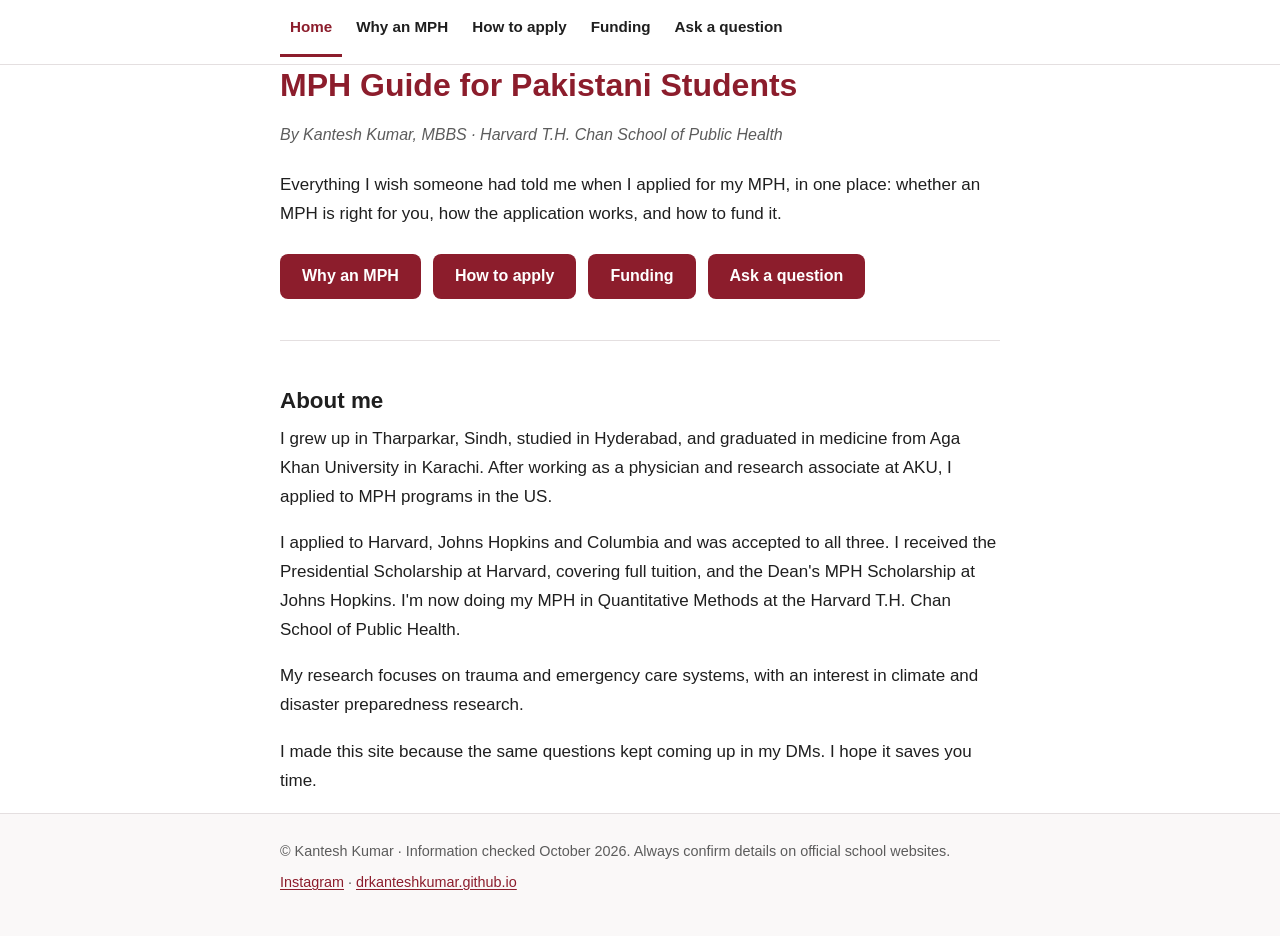
<file: index.html>
<!DOCTYPE html>
<html lang="en">
<head>
  <meta charset="utf-8">
  <meta name="viewport" content="width=device-width, initial-scale=1">
  <title>MPH Guide for Pakistani Students</title>
  <meta name="description" content="Everything I wish someone had told me when I applied for my MPH, in one place: whether an MPH is right for you, how the application works, and how to fund it.">
  <link rel="canonical" href="https://drkanteshkumar.github.io/MPH-guide/">
  <meta property="og:type" content="website">
  <meta property="og:site_name" content="MPH Guide for Pakistani Students">
  <meta property="og:title" content="MPH Guide for Pakistani Students">
  <meta property="og:description" content="Everything I wish someone had told me when I applied for my MPH, in one place: whether an MPH is right for you, how the application works, and how to fund it.">
  <meta property="og:url" content="https://drkanteshkumar.github.io/MPH-guide/">
  <meta property="og:image" content="https://drkanteshkumar.github.io/MPH-guide/og-image.png">
  <meta property="og:image:width" content="1200">
  <meta property="og:image:height" content="630">
  <meta property="og:image:alt" content="MPH Guide for Pakistani Students, by Kantesh Kumar, MBBS">
  <meta name="twitter:card" content="summary_large_image">
  <meta name="twitter:title" content="MPH Guide for Pakistani Students">
  <meta name="twitter:description" content="Everything I wish someone had told me when I applied for my MPH, in one place: whether an MPH is right for you, how the application works, and how to fund it.">
  <meta name="twitter:image" content="https://drkanteshkumar.github.io/MPH-guide/og-image.png">
  <link rel="stylesheet" href="style.css">
</head>
<body>
  <nav class="site-nav" aria-label="Main">
    <ul>
      <li><a href="./" aria-current="page">Home</a></li>
      <li><a href="why-an-mph.html">Why an MPH</a></li>
      <li><a href="how-to-apply.html">How to apply</a></li>
      <li><a href="funding.html">Funding</a></li>
      <li><a href="ask-a-question.html">Ask a question</a></li>
    </ul>
  </nav>

  <main class="wrap">

    <h1>MPH Guide for Pakistani Students</h1>
    <p class="byline"><em>By Kantesh Kumar, MBBS · Harvard T.H. Chan School of Public Health</em></p>
    <p>Everything I wish someone had told me when I applied for my MPH, in one place: whether an MPH is right for you, how the application works, and how to fund it.</p>

    <div class="buttons">
      <a class="btn" href="why-an-mph.html">Why an MPH</a>
      <a class="btn" href="how-to-apply.html">How to apply</a>
      <a class="btn" href="funding.html">Funding</a>
      <a class="btn" href="ask-a-question.html">Ask a question</a>
    </div>

    <section class="about" id="about">
      <h2>About me</h2>
      <p>I grew up in Tharparkar, Sindh, studied in Hyderabad, and graduated in medicine from Aga Khan University in Karachi. After working as a physician and research associate at AKU, I applied to MPH programs in the US.</p>
      <p>I applied to Harvard, Johns Hopkins and Columbia and was accepted to all three. I received the Presidential Scholarship at Harvard, covering full tuition, and the Dean's MPH Scholarship at Johns Hopkins. I'm now doing my MPH in Quantitative Methods at the Harvard T.H. Chan School of Public Health.</p>
      <p>My research focuses on trauma and emergency care systems, with an interest in climate and disaster preparedness research.</p>
      <p>I made this site because the same questions kept coming up in my DMs. I hope it saves you time.</p>
    </section>
  </main>

  <footer class="site-footer">
    <div class="wrap">
      <p>© Kantesh Kumar · Information checked October 2026. Always confirm details on official school websites.</p>
      <p><a href="https://www.instagram.com/kanteshkumar29/">Instagram</a> · <a href="https://drkanteshkumar.github.io/">drkanteshkumar.github.io</a></p>
    </div>
  </footer>
</body>
</html>
</file>
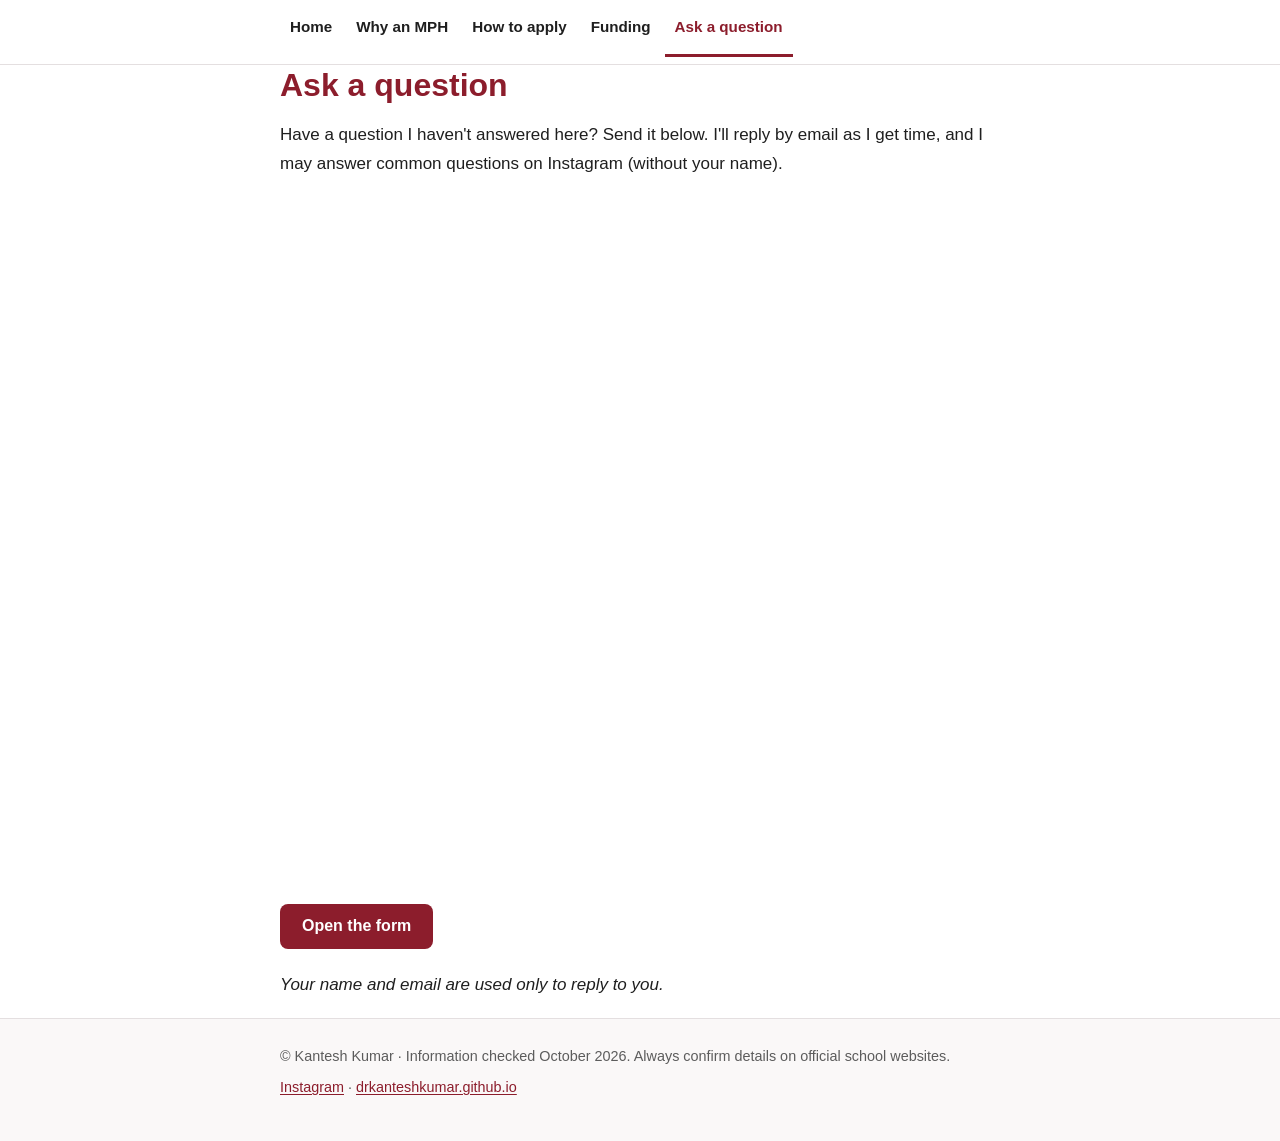
<file: ask-a-question.html>
<!DOCTYPE html>
<html lang="en">
<head>
  <meta charset="utf-8">
  <meta name="viewport" content="width=device-width, initial-scale=1">
  <title>Ask a question · MPH Guide for Pakistani Students</title>
  <meta name="description" content="Have a question I haven't answered here? Send it below. I'll reply by email as I get time.">
  <link rel="canonical" href="https://drkanteshkumar.github.io/MPH-guide/ask-a-question.html">
  <meta property="og:type" content="website">
  <meta property="og:site_name" content="MPH Guide for Pakistani Students">
  <meta property="og:title" content="Ask a question · MPH Guide for Pakistani Students">
  <meta property="og:description" content="Have a question I haven't answered here? Send it below. I'll reply by email as I get time.">
  <meta property="og:url" content="https://drkanteshkumar.github.io/MPH-guide/ask-a-question.html">
  <meta property="og:image" content="https://drkanteshkumar.github.io/MPH-guide/og-image.png">
  <meta property="og:image:width" content="1200">
  <meta property="og:image:height" content="630">
  <meta property="og:image:alt" content="MPH Guide for Pakistani Students, by Kantesh Kumar, MBBS">
  <meta name="twitter:card" content="summary_large_image">
  <meta name="twitter:title" content="Ask a question · MPH Guide for Pakistani Students">
  <meta name="twitter:description" content="Have a question I haven't answered here? Send it below. I'll reply by email as I get time.">
  <meta name="twitter:image" content="https://drkanteshkumar.github.io/MPH-guide/og-image.png">
  <link rel="stylesheet" href="style.css">
</head>
<body>
  <nav class="site-nav" aria-label="Main">
    <ul>
      <li><a href="./">Home</a></li>
      <li><a href="why-an-mph.html">Why an MPH</a></li>
      <li><a href="how-to-apply.html">How to apply</a></li>
      <li><a href="funding.html">Funding</a></li>
      <li><a href="ask-a-question.html" aria-current="page">Ask a question</a></li>
    </ul>
  </nav>

  <main class="wrap">

    <h1>Ask a question</h1>

    <p>Have a question I haven't answered here? Send it below. I'll reply by email as I get time, and I may answer common questions on Instagram (without your name).</p>

    <div class="form-embed">
      <iframe src="https://docs.google.com/forms/d/e/1FAIpQLScSbr1dwCrxj-l9MobFUtZKDFCStyVHsLtbCSZyYjYuCuA1_w/viewform?embedded=true" width="640" height="687" frameborder="0" marginheight="0" marginwidth="0" title="Ask a question form">Loading…</iframe>
    </div>

    <p class="form-fallback"><a class="btn" href="https://forms.gle/gnK3KozW5JasvmZ18">Open the form</a></p>

    <p><em>Your name and email are used only to reply to you.</em></p>
  </main>

  <footer class="site-footer">
    <div class="wrap">
      <p>© Kantesh Kumar · Information checked October 2026. Always confirm details on official school websites.</p>
      <p><a href="https://www.instagram.com/kanteshkumar29/">Instagram</a> · <a href="https://drkanteshkumar.github.io/">drkanteshkumar.github.io</a></p>
    </div>
  </footer>
</body>
</html>
</file>
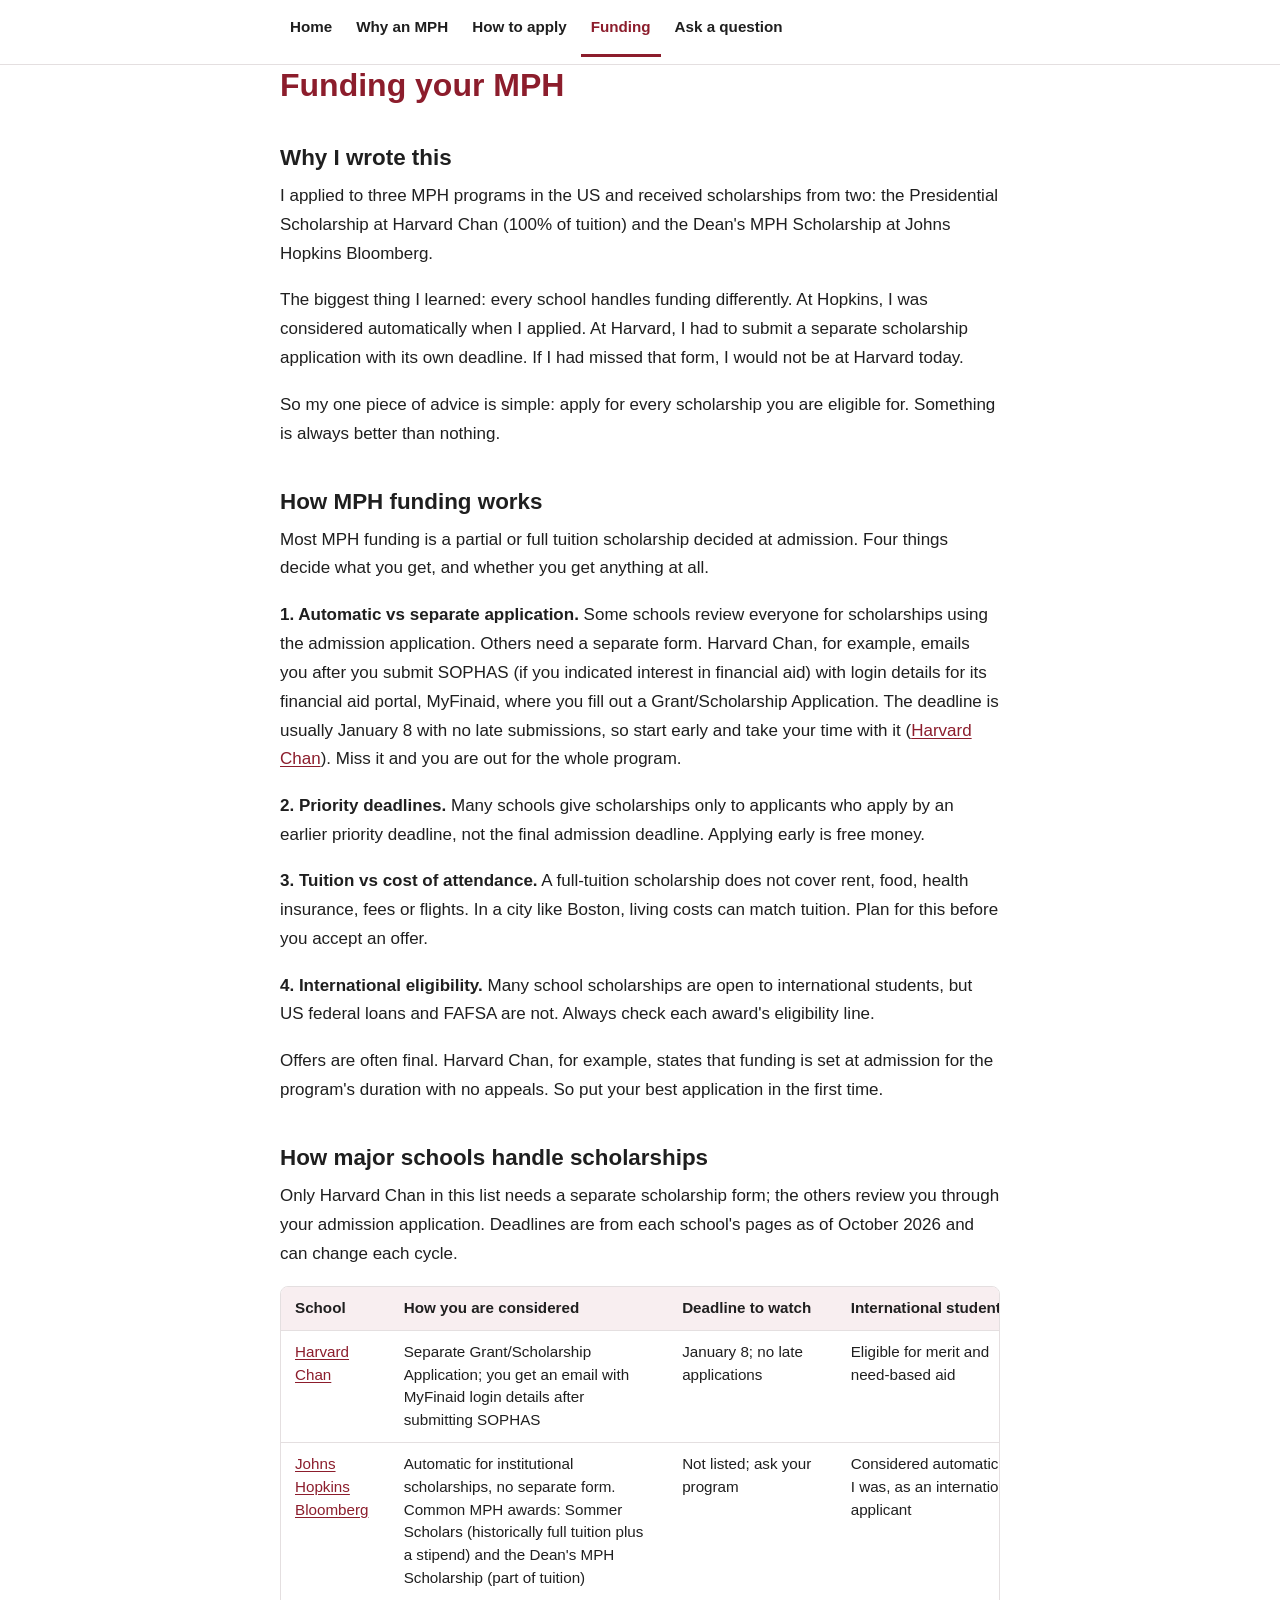
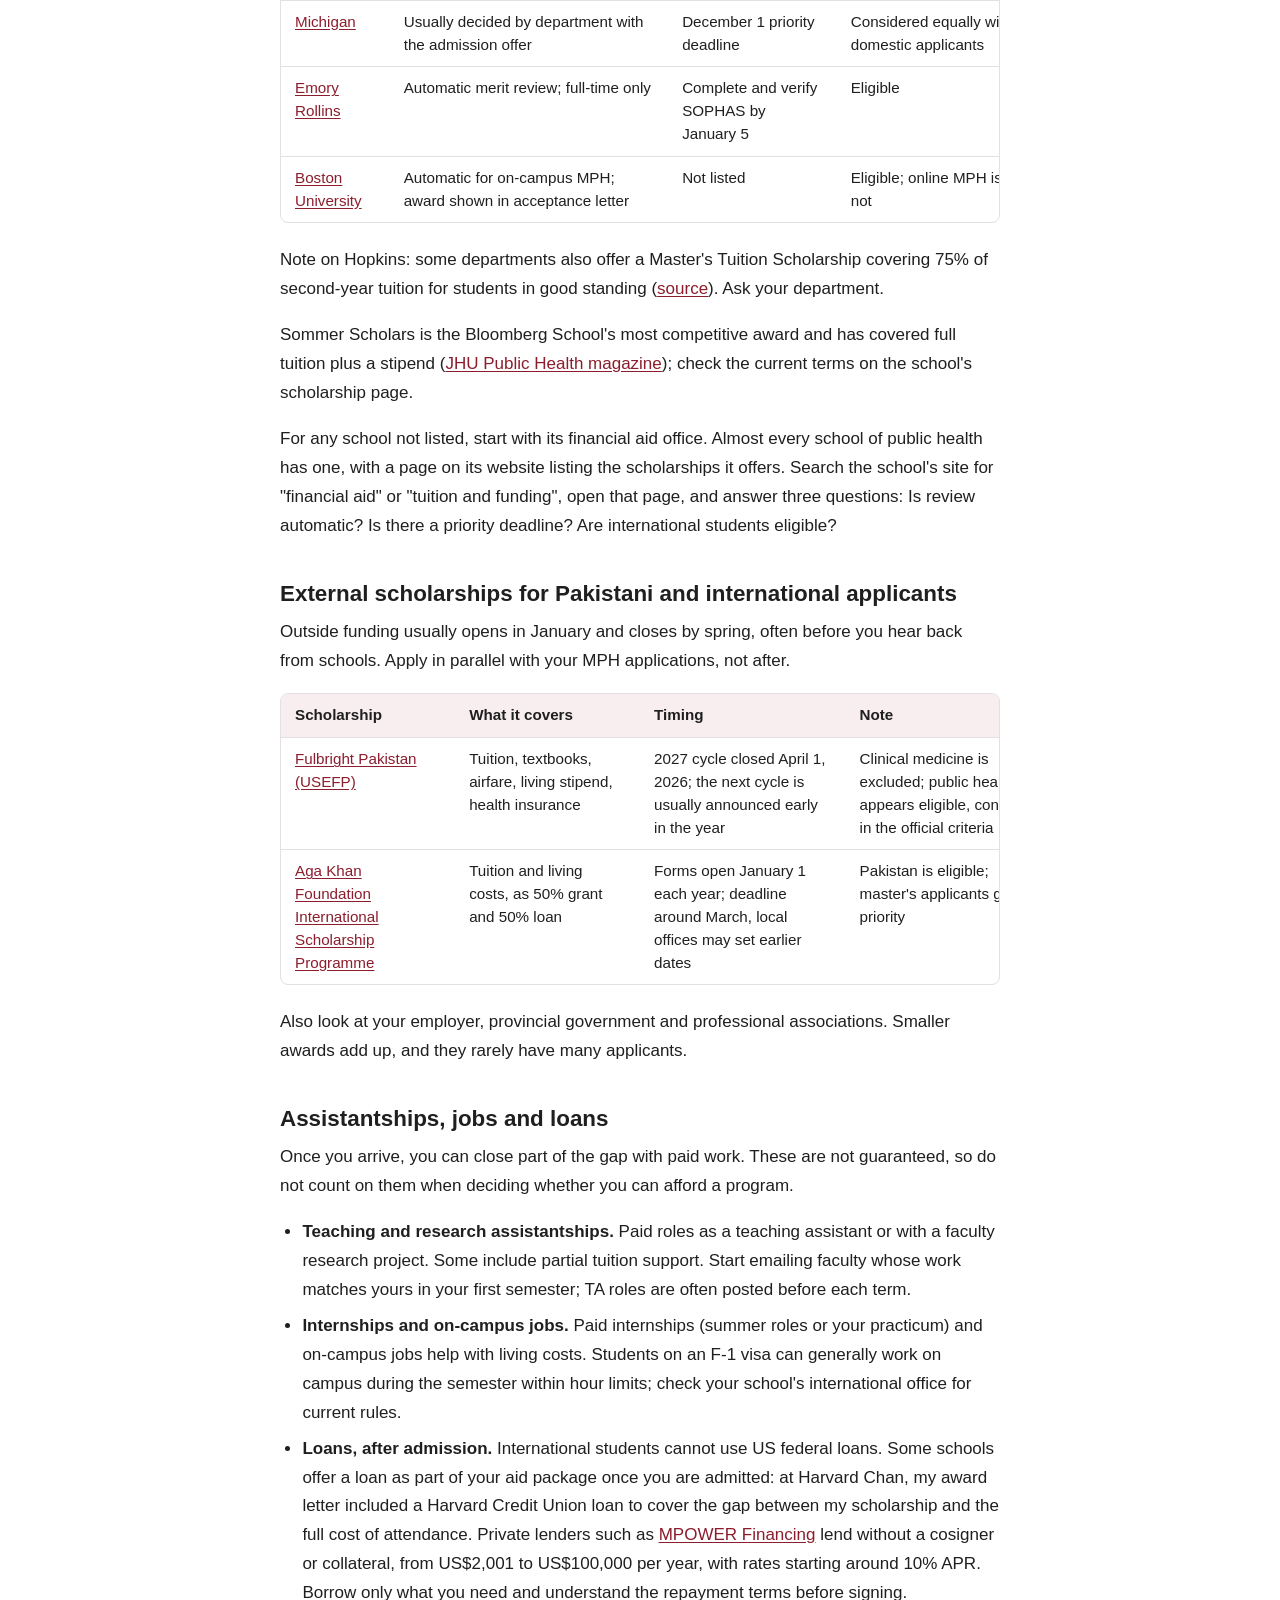
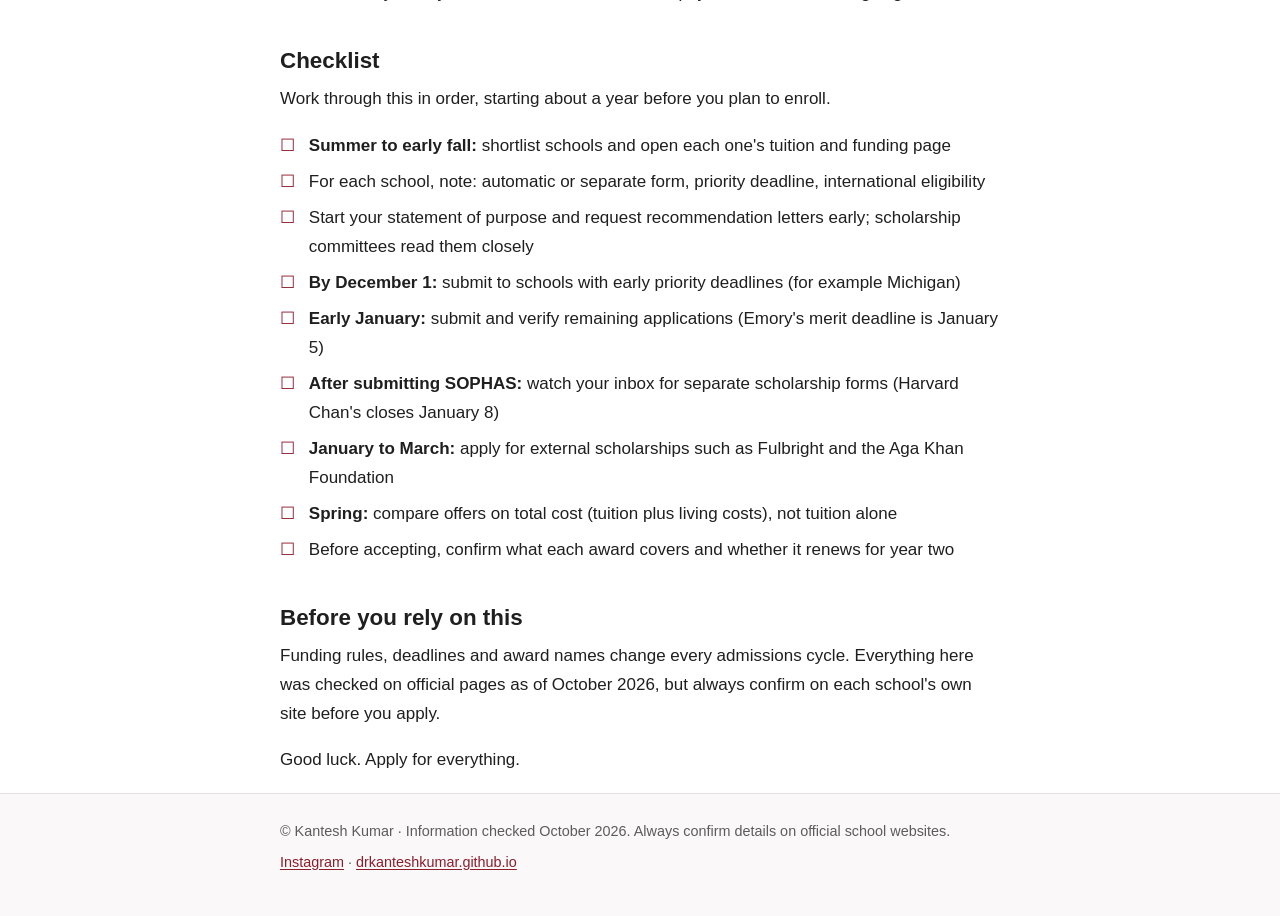
<file: funding.html>
<!DOCTYPE html>
<html lang="en">
<head>
  <meta charset="utf-8">
  <meta name="viewport" content="width=device-width, initial-scale=1">
  <title>Funding your MPH · MPH Guide for Pakistani Students</title>
  <meta name="description" content="How MPH funding works, how major schools handle scholarships, external scholarships for Pakistani and international applicants, assistantships, loans and a checklist.">
  <link rel="canonical" href="https://drkanteshkumar.github.io/MPH-guide/funding.html">
  <meta property="og:type" content="website">
  <meta property="og:site_name" content="MPH Guide for Pakistani Students">
  <meta property="og:title" content="Funding your MPH · MPH Guide for Pakistani Students">
  <meta property="og:description" content="How MPH funding works, how major schools handle scholarships, external scholarships for Pakistani and international applicants, assistantships, loans and a checklist.">
  <meta property="og:url" content="https://drkanteshkumar.github.io/MPH-guide/funding.html">
  <meta property="og:image" content="https://drkanteshkumar.github.io/MPH-guide/og-image.png">
  <meta property="og:image:width" content="1200">
  <meta property="og:image:height" content="630">
  <meta property="og:image:alt" content="MPH Guide for Pakistani Students, by Kantesh Kumar, MBBS">
  <meta name="twitter:card" content="summary_large_image">
  <meta name="twitter:title" content="Funding your MPH · MPH Guide for Pakistani Students">
  <meta name="twitter:description" content="How MPH funding works, how major schools handle scholarships, external scholarships for Pakistani and international applicants, assistantships, loans and a checklist.">
  <meta name="twitter:image" content="https://drkanteshkumar.github.io/MPH-guide/og-image.png">
  <link rel="stylesheet" href="style.css">
</head>
<body>
  <nav class="site-nav" aria-label="Main">
    <ul>
      <li><a href="./">Home</a></li>
      <li><a href="why-an-mph.html">Why an MPH</a></li>
      <li><a href="how-to-apply.html">How to apply</a></li>
      <li><a href="funding.html" aria-current="page">Funding</a></li>
      <li><a href="ask-a-question.html">Ask a question</a></li>
    </ul>
  </nav>

  <main class="wrap">

    <h1>Funding your MPH</h1>

    <h2>Why I wrote this</h2>
    <p>I applied to three MPH programs in the US and received scholarships from two: the Presidential Scholarship at Harvard Chan (100% of tuition) and the Dean's MPH Scholarship at Johns Hopkins Bloomberg.</p>
    <p>The biggest thing I learned: every school handles funding differently. At Hopkins, I was considered automatically when I applied. At Harvard, I had to submit a separate scholarship application with its own deadline. If I had missed that form, I would not be at Harvard today.</p>
    <p>So my one piece of advice is simple: apply for every scholarship you are eligible for. Something is always better than nothing.</p>

    <h2>How MPH funding works</h2>
    <p>Most MPH funding is a partial or full tuition scholarship decided at admission. Four things decide what you get, and whether you get anything at all.</p>
    <p><strong>1. Automatic vs separate application.</strong> Some schools review everyone for scholarships using the admission application. Others need a separate form. Harvard Chan, for example, emails you after you submit SOPHAS (if you indicated interest in financial aid) with login details for its financial aid portal, MyFinaid, where you fill out a Grant/Scholarship Application. The deadline is usually January 8 with no late submissions, so start early and take your time with it (<a href="https://hsph.harvard.edu/tuition-and-financial-aid/how-to-apply-for-financial-aid">Harvard Chan</a>). Miss it and you are out for the whole program.</p>
    <p><strong>2. Priority deadlines.</strong> Many schools give scholarships only to applicants who apply by an earlier priority deadline, not the final admission deadline. Applying early is free money.</p>
    <p><strong>3. Tuition vs cost of attendance.</strong> A full-tuition scholarship does not cover rent, food, health insurance, fees or flights. In a city like Boston, living costs can match tuition. Plan for this before you accept an offer.</p>
    <p><strong>4. International eligibility.</strong> Many school scholarships are open to international students, but US federal loans and FAFSA are not. Always check each award's eligibility line.</p>
    <p>Offers are often final. Harvard Chan, for example, states that funding is set at admission for the program's duration with no appeals. So put your best application in the first time.</p>

    <h2>How major schools handle scholarships</h2>
    <p>Only Harvard Chan in this list needs a separate scholarship form; the others review you through your admission application. Deadlines are from each school's pages as of October 2026 and can change each cycle.</p>
    <div class="table-scroll table-wide">
      <table>
        <thead>
          <tr><th>School</th><th>How you are considered</th><th>Deadline to watch</th><th>International students</th></tr>
        </thead>
        <tbody>
          <tr><td><a href="https://hsph.harvard.edu/tuition-and-financial-aid/how-to-apply-for-financial-aid">Harvard Chan</a></td><td>Separate Grant/Scholarship Application; you get an email with MyFinaid login details after submitting SOPHAS</td><td>January 8; no late applications</td><td>Eligible for merit and need-based aid</td></tr>
          <tr><td><a href="https://www.jhsph.edu/admissions/scholarships/">Johns Hopkins Bloomberg</a></td><td>Automatic for institutional scholarships, no separate form. Common MPH awards: Sommer Scholars (historically full tuition plus a stipend) and the Dean's MPH Scholarship (part of tuition)</td><td>Not listed; ask your program</td><td>Considered automatically; I was, as an international applicant</td></tr>
          <tr><td><a href="https://sph.umich.edu/admissions/funding-guide/graduate/tuition.html">Michigan</a></td><td>Usually decided by department with the admission offer</td><td>December 1 priority deadline</td><td>Considered equally with domestic applicants</td></tr>
          <tr><td><a href="https://sph.emory.edu/admissions/tuition-funding/scholarships">Emory Rollins</a></td><td>Automatic merit review; full-time only</td><td>Complete and verify SOPHAS by January 5</td><td>Eligible</td></tr>
          <tr><td><a href="https://www.bu.edu/sph/admissions/financing-your-education/funding-for-international-students/">Boston University</a></td><td>Automatic for on-campus MPH; award shown in acceptance letter</td><td>Not listed</td><td>Eligible; online MPH is not</td></tr>
        </tbody>
      </table>
    </div>
    <p>Note on Hopkins: some departments also offer a Master's Tuition Scholarship covering 75% of second-year tuition for students in good standing (<a href="https://www.jhsph.edu/admissions/scholarships/">source</a>). Ask your department.</p>
    <p>Sommer Scholars is the Bloomberg School's most competitive award and has covered full tuition plus a stipend (<a href="https://magazine.publichealth.jhu.edu/2005/next-generation-scholarship">JHU Public Health magazine</a>); check the current terms on the school's scholarship page.</p>
    <p>For any school not listed, start with its financial aid office. Almost every school of public health has one, with a page on its website listing the scholarships it offers. Search the school's site for "financial aid" or "tuition and funding", open that page, and answer three questions: Is review automatic? Is there a priority deadline? Are international students eligible?</p>

    <h2>External scholarships for Pakistani and international applicants</h2>
    <p>Outside funding usually opens in January and closes by spring, often before you hear back from schools. Apply in parallel with your MPH applications, not after.</p>
    <div class="table-scroll table-wide">
      <table>
        <thead>
          <tr><th>Scholarship</th><th>What it covers</th><th>Timing</th><th>Note</th></tr>
        </thead>
        <tbody>
          <tr><td><a href="https://newsletter.usefp.org/2026/01/2027-fulbright-program-announced">Fulbright Pakistan (USEFP)</a></td><td>Tuition, textbooks, airfare, living stipend, health insurance</td><td>2027 cycle closed April 1, 2026; the next cycle is usually announced early in the year</td><td>Clinical medicine is excluded; public health appears eligible, confirm in the official criteria</td></tr>
          <tr><td><a href="https://urf.columbia.edu/fellowship/aga-khan-foundation-international-scholarships">Aga Khan Foundation International Scholarship Programme</a></td><td>Tuition and living costs, as 50% grant and 50% loan</td><td>Forms open January 1 each year; deadline around March, local offices may set earlier dates</td><td>Pakistan is eligible; master's applicants get priority</td></tr>
        </tbody>
      </table>
    </div>
    <p>Also look at your employer, provincial government and professional associations. Smaller awards add up, and they rarely have many applicants.</p>

    <h2>Assistantships, jobs and loans</h2>
    <p>Once you arrive, you can close part of the gap with paid work. These are not guaranteed, so do not count on them when deciding whether you can afford a program.</p>
    <ul>
      <li><strong>Teaching and research assistantships.</strong> Paid roles as a teaching assistant or with a faculty research project. Some include partial tuition support. Start emailing faculty whose work matches yours in your first semester; TA roles are often posted before each term.</li>
      <li><strong>Internships and on-campus jobs.</strong> Paid internships (summer roles or your practicum) and on-campus jobs help with living costs. Students on an F-1 visa can generally work on campus during the semester within hour limits; check your school's international office for current rules.</li>
      <li><strong>Loans, after admission.</strong> International students cannot use US federal loans. Some schools offer a loan as part of your aid package once you are admitted: at Harvard Chan, my award letter included a Harvard Credit Union loan to cover the gap between my scholarship and the full cost of attendance. Private lenders such as <a href="https://www.mpowerfinancing.com/blog/introducing-mpower-the-essentials">MPOWER Financing</a> lend without a cosigner or collateral, from US$2,001 to US$100,000 per year, with rates starting around 10% APR. Borrow only what you need and understand the repayment terms before signing.</li>
    </ul>

    <h2>Checklist</h2>
    <p>Work through this in order, starting about a year before you plan to enroll.</p>
    <ul class="checklist">
      <li><strong>Summer to early fall:</strong> shortlist schools and open each one's tuition and funding page</li>
      <li>For each school, note: automatic or separate form, priority deadline, international eligibility</li>
      <li>Start your statement of purpose and request recommendation letters early; scholarship committees read them closely</li>
      <li><strong>By December 1:</strong> submit to schools with early priority deadlines (for example Michigan)</li>
      <li><strong>Early January:</strong> submit and verify remaining applications (Emory's merit deadline is January 5)</li>
      <li><strong>After submitting SOPHAS:</strong> watch your inbox for separate scholarship forms (Harvard Chan's closes January 8)</li>
      <li><strong>January to March:</strong> apply for external scholarships such as Fulbright and the Aga Khan Foundation</li>
      <li><strong>Spring:</strong> compare offers on total cost (tuition plus living costs), not tuition alone</li>
      <li>Before accepting, confirm what each award covers and whether it renews for year two</li>
    </ul>

    <h2>Before you rely on this</h2>
    <p>Funding rules, deadlines and award names change every admissions cycle. Everything here was checked on official pages as of October 2026, but always confirm on each school's own site before you apply.</p>
    <p>Good luck. Apply for everything.</p>
  </main>

  <footer class="site-footer">
    <div class="wrap">
      <p>© Kantesh Kumar · Information checked October 2026. Always confirm details on official school websites.</p>
      <p><a href="https://www.instagram.com/kanteshkumar29/">Instagram</a> · <a href="https://drkanteshkumar.github.io/">drkanteshkumar.github.io</a></p>
    </div>
  </footer>
</body>
</html>
</file>
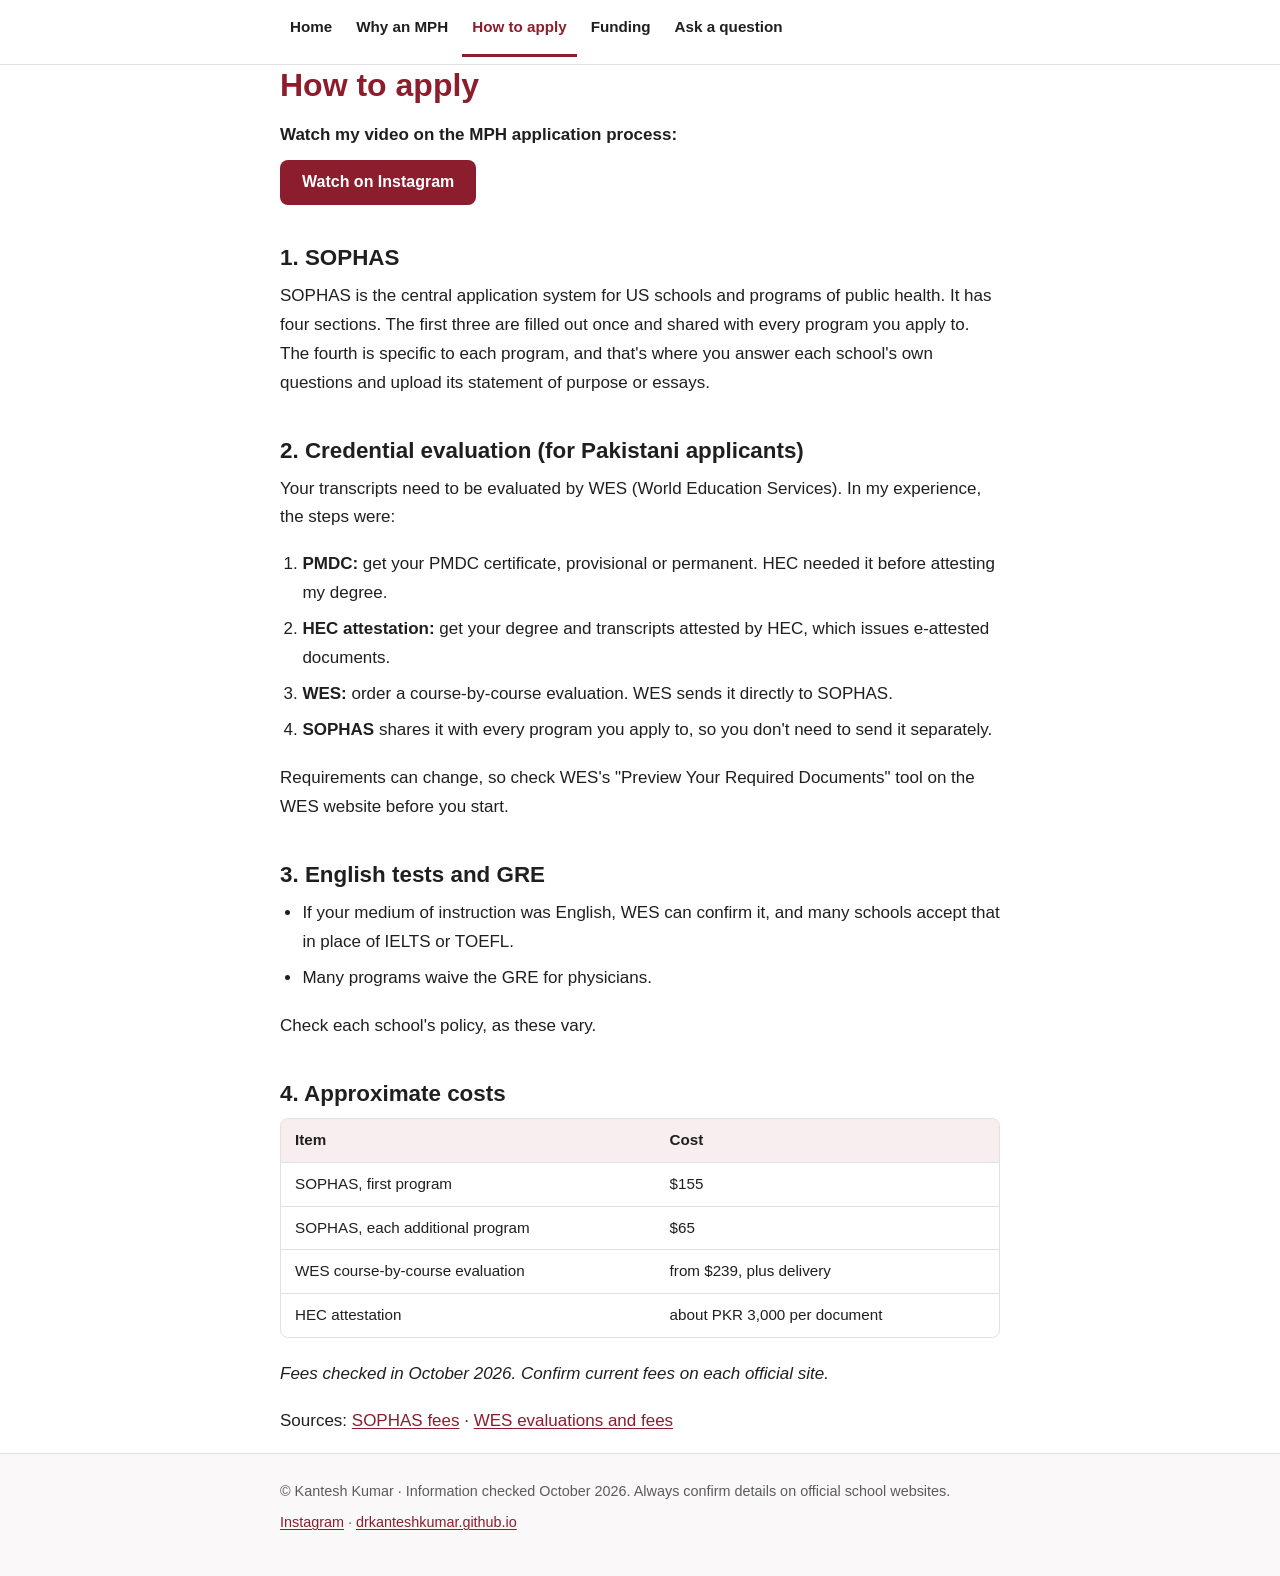
<file: how-to-apply.html>
<!DOCTYPE html>
<html lang="en">
<head>
  <meta charset="utf-8">
  <meta name="viewport" content="width=device-width, initial-scale=1">
  <title>How to apply · MPH Guide for Pakistani Students</title>
  <meta name="description" content="SOPHAS, credential evaluation for Pakistani applicants (PMDC, HEC, WES), English tests and GRE, and approximate application costs.">
  <link rel="canonical" href="https://drkanteshkumar.github.io/MPH-guide/how-to-apply.html">
  <meta property="og:type" content="website">
  <meta property="og:site_name" content="MPH Guide for Pakistani Students">
  <meta property="og:title" content="How to apply · MPH Guide for Pakistani Students">
  <meta property="og:description" content="SOPHAS, credential evaluation for Pakistani applicants (PMDC, HEC, WES), English tests and GRE, and approximate application costs.">
  <meta property="og:url" content="https://drkanteshkumar.github.io/MPH-guide/how-to-apply.html">
  <meta property="og:image" content="https://drkanteshkumar.github.io/MPH-guide/og-image.png">
  <meta property="og:image:width" content="1200">
  <meta property="og:image:height" content="630">
  <meta property="og:image:alt" content="MPH Guide for Pakistani Students, by Kantesh Kumar, MBBS">
  <meta name="twitter:card" content="summary_large_image">
  <meta name="twitter:title" content="How to apply · MPH Guide for Pakistani Students">
  <meta name="twitter:description" content="SOPHAS, credential evaluation for Pakistani applicants (PMDC, HEC, WES), English tests and GRE, and approximate application costs.">
  <meta name="twitter:image" content="https://drkanteshkumar.github.io/MPH-guide/og-image.png">
  <link rel="stylesheet" href="style.css">
</head>
<body>
  <nav class="site-nav" aria-label="Main">
    <ul>
      <li><a href="./">Home</a></li>
      <li><a href="why-an-mph.html">Why an MPH</a></li>
      <li><a href="how-to-apply.html" aria-current="page">How to apply</a></li>
      <li><a href="funding.html">Funding</a></li>
      <li><a href="ask-a-question.html">Ask a question</a></li>
    </ul>
  </nav>

  <main class="wrap">

    <h1>How to apply</h1>

    <p class="video-line"><strong>Watch my video on the MPH application process:</strong><br>
      <a class="btn" href="https://www.instagram.com/p/DeiOJWqBukD/">Watch on Instagram</a></p>

    <h2>1. SOPHAS</h2>
    <p>SOPHAS is the central application system for US schools and programs of public health. It has four sections. The first three are filled out once and shared with every program you apply to. The fourth is specific to each program, and that's where you answer each school's own questions and upload its statement of purpose or essays.</p>

    <h2>2. Credential evaluation (for Pakistani applicants)</h2>
    <p>Your transcripts need to be evaluated by WES (World Education Services). In my experience, the steps were:</p>
    <ol>
      <li><strong>PMDC:</strong> get your PMDC certificate, provisional or permanent. HEC needed it before attesting my degree.</li>
      <li><strong>HEC attestation:</strong> get your degree and transcripts attested by HEC, which issues e-attested documents.</li>
      <li><strong>WES:</strong> order a course-by-course evaluation. WES sends it directly to SOPHAS.</li>
      <li><strong>SOPHAS</strong> shares it with every program you apply to, so you don't need to send it separately.</li>
    </ol>
    <p>Requirements can change, so check WES's "Preview Your Required Documents" tool on the WES website before you start.</p>

    <h2>3. English tests and GRE</h2>
    <ul>
      <li>If your medium of instruction was English, WES can confirm it, and many schools accept that in place of IELTS or TOEFL.</li>
      <li>Many programs waive the GRE for physicians.</li>
    </ul>
    <p>Check each school's policy, as these vary.</p>

    <h2>4. Approximate costs</h2>
    <div class="table-scroll">
      <table>
        <thead>
          <tr><th>Item</th><th>Cost</th></tr>
        </thead>
        <tbody>
          <tr><td>SOPHAS, first program</td><td>$155</td></tr>
          <tr><td>SOPHAS, each additional program</td><td>$65</td></tr>
          <tr><td>WES course-by-course evaluation</td><td>from $239, plus delivery</td></tr>
          <tr><td>HEC attestation</td><td>about PKR 3,000 per document</td></tr>
        </tbody>
      </table>
    </div>
    <p><em>Fees checked in October 2026. Confirm current fees on each official site.</em></p>
    <p>Sources: <a href="https://help.liaisonedu.com/SOPHAS_Applicant_Help_Center/Starting_Your_SOPHAS_Application/Getting_Started_with_Your_SOPHAS_Application/03_Application_Fees">SOPHAS fees</a> · <a href="https://www.wes.org/evaluations/">WES evaluations and fees</a></p>
  </main>

  <footer class="site-footer">
    <div class="wrap">
      <p>© Kantesh Kumar · Information checked October 2026. Always confirm details on official school websites.</p>
      <p><a href="https://www.instagram.com/kanteshkumar29/">Instagram</a> · <a href="https://drkanteshkumar.github.io/">drkanteshkumar.github.io</a></p>
    </div>
  </footer>
</body>
</html>
</file>
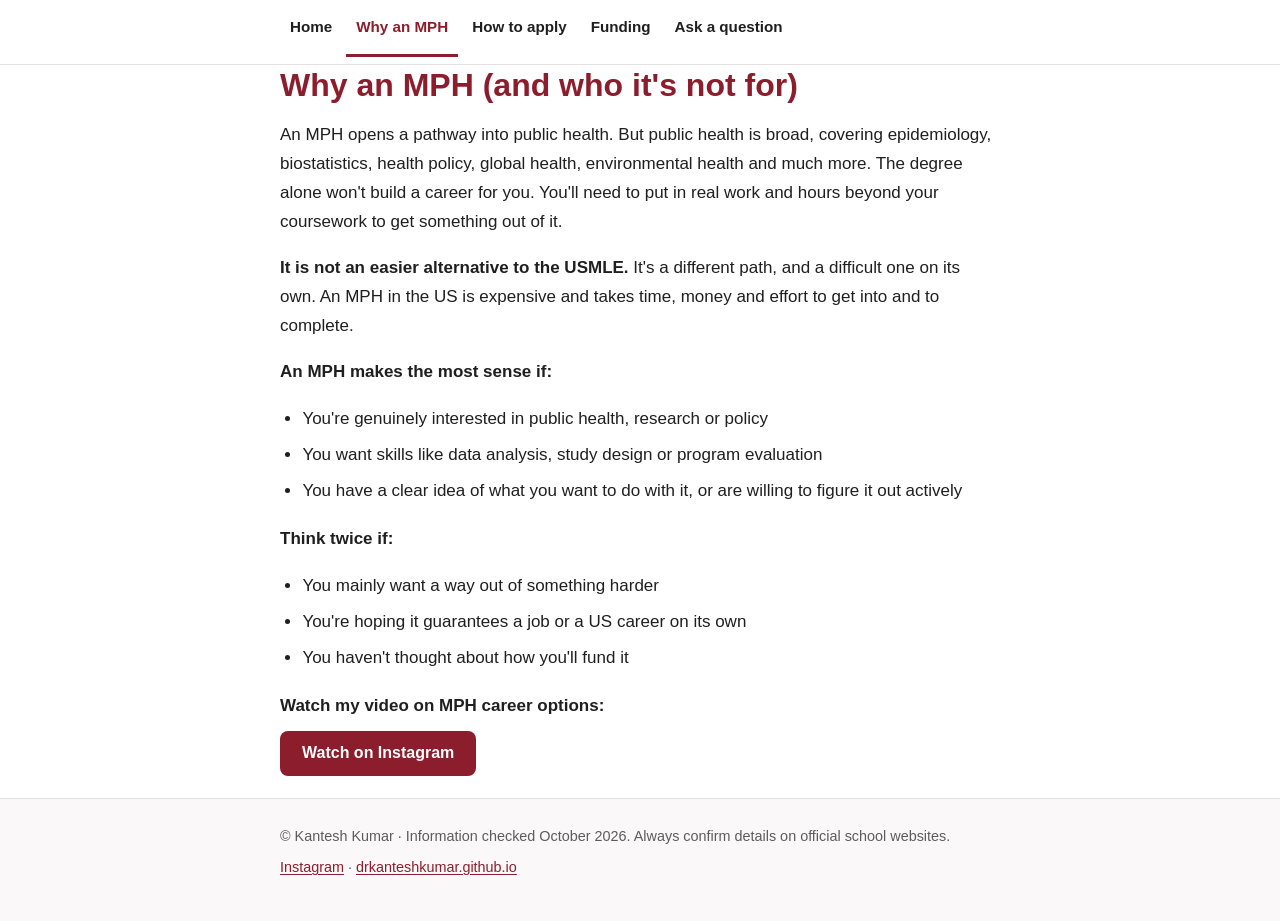
<file: why-an-mph.html>
<!DOCTYPE html>
<html lang="en">
<head>
  <meta charset="utf-8">
  <meta name="viewport" content="width=device-width, initial-scale=1">
  <title>Why an MPH (and who it's not for) · MPH Guide for Pakistani Students</title>
  <meta name="description" content="An MPH opens a pathway into public health. But public health is broad, and the degree alone won't build a career for you.">
  <link rel="canonical" href="https://drkanteshkumar.github.io/MPH-guide/why-an-mph.html">
  <meta property="og:type" content="website">
  <meta property="og:site_name" content="MPH Guide for Pakistani Students">
  <meta property="og:title" content="Why an MPH (and who it's not for) · MPH Guide for Pakistani Students">
  <meta property="og:description" content="An MPH opens a pathway into public health. But public health is broad, and the degree alone won't build a career for you.">
  <meta property="og:url" content="https://drkanteshkumar.github.io/MPH-guide/why-an-mph.html">
  <meta property="og:image" content="https://drkanteshkumar.github.io/MPH-guide/og-image.png">
  <meta property="og:image:width" content="1200">
  <meta property="og:image:height" content="630">
  <meta property="og:image:alt" content="MPH Guide for Pakistani Students, by Kantesh Kumar, MBBS">
  <meta name="twitter:card" content="summary_large_image">
  <meta name="twitter:title" content="Why an MPH (and who it's not for) · MPH Guide for Pakistani Students">
  <meta name="twitter:description" content="An MPH opens a pathway into public health. But public health is broad, and the degree alone won't build a career for you.">
  <meta name="twitter:image" content="https://drkanteshkumar.github.io/MPH-guide/og-image.png">
  <link rel="stylesheet" href="style.css">
</head>
<body>
  <nav class="site-nav" aria-label="Main">
    <ul>
      <li><a href="./">Home</a></li>
      <li><a href="why-an-mph.html" aria-current="page">Why an MPH</a></li>
      <li><a href="how-to-apply.html">How to apply</a></li>
      <li><a href="funding.html">Funding</a></li>
      <li><a href="ask-a-question.html">Ask a question</a></li>
    </ul>
  </nav>

  <main class="wrap">

    <h1>Why an MPH (and who it's not for)</h1>

    <p>An MPH opens a pathway into public health. But public health is broad, covering epidemiology, biostatistics, health policy, global health, environmental health and much more. The degree alone won't build a career for you. You'll need to put in real work and hours beyond your coursework to get something out of it.</p>

    <p><strong>It is not an easier alternative to the USMLE.</strong> It's a different path, and a difficult one on its own. An MPH in the US is expensive and takes time, money and effort to get into and to complete.</p>

    <p><strong>An MPH makes the most sense if:</strong></p>
    <ul>
      <li>You're genuinely interested in public health, research or policy</li>
      <li>You want skills like data analysis, study design or program evaluation</li>
      <li>You have a clear idea of what you want to do with it, or are willing to figure it out actively</li>
    </ul>

    <p><strong>Think twice if:</strong></p>
    <ul>
      <li>You mainly want a way out of something harder</li>
      <li>You're hoping it guarantees a job or a US career on its own</li>
      <li>You haven't thought about how you'll fund it</li>
    </ul>

    <p class="video-line"><strong>Watch my video on MPH career options:</strong><br>
      <a class="btn" href="https://www.instagram.com/p/De0irNfuDEV/">Watch on Instagram</a></p>
  </main>

  <footer class="site-footer">
    <div class="wrap">
      <p>© Kantesh Kumar · Information checked October 2026. Always confirm details on official school websites.</p>
      <p><a href="https://www.instagram.com/kanteshkumar29/">Instagram</a> · <a href="https://drkanteshkumar.github.io/">drkanteshkumar.github.io</a></p>
    </div>
  </footer>
</body>
</html>
</file>
<file: style.css>
:root {
  --accent: #8c1d2c;
  --accent-dark: #6e1722;
  --accent-tint: #f8eef0;
  --text: #1f1f1f;
  --muted: #5c5c5c;
  --line: #e4dfe0;
  --bg: #ffffff;
  --bg-soft: #faf8f8;
}

* { box-sizing: border-box; }

html { -webkit-text-size-adjust: 100%; text-size-adjust: 100%; }

body {
  margin: 0;
  background: var(--bg);
  color: var(--text);
  font-family: -apple-system, BlinkMacSystemFont, "Segoe UI", Roboto, "Helvetica Neue", Arial, sans-serif;
  font-size: 1.0625rem;
  line-height: 1.7;
}

a { color: var(--accent); text-underline-offset: 2px; }
a:hover { color: var(--accent-dark); }

.wrap {
  max-width: 760px;
  margin: 0 auto;
  padding: 0 20px;
}

/* Top navigation */
.site-nav {
  border-bottom: 1px solid var(--line);
  background: var(--bg);
  position: sticky;
  top: 0;
  z-index: 10;
}
.site-nav ul {
  list-style: none;
  margin: 0 auto;
  padding: 0 20px;
  max-width: 760px;
  display: flex;
  flex-wrap: wrap;
  gap: 0 4px;
}
.site-nav a {
  display: block;
  padding: 14px 10px;
  color: var(--text);
  text-decoration: none;
  font-size: 0.95rem;
  font-weight: 600;
  border-bottom: 3px solid transparent;
}
.site-nav a:hover { color: var(--accent); }
.site-nav a[aria-current="page"] {
  color: var(--accent);
  border-bottom-color: var(--accent);
}

/* Content */
main { padding: 36px 0 56px; }

h1 {
  font-size: 2rem;
  line-height: 1.25;
  margin: 0 0 16px;
  color: var(--accent);
}
h2 {
  font-size: 1.4rem;
  line-height: 1.3;
  margin: 2.4rem 0 0.6rem;
}
p { margin: 0 0 1.1rem; }
ul, ol { margin: 0 0 1.2rem; padding-left: 1.4rem; }
li { margin-bottom: 0.45rem; }

.byline { color: var(--muted); font-size: 1rem; margin-bottom: 1.4rem; }

/* Buttons */
.buttons {
  display: flex;
  flex-wrap: wrap;
  gap: 12px;
  margin: 1.6rem 0 0.4rem;
}
.btn {
  display: inline-block;
  padding: 12px 22px;
  background: var(--accent);
  color: #fff;
  text-decoration: none;
  font-weight: 600;
  font-size: 1rem;
  line-height: 1.3;
  border-radius: 8px;
  text-align: center;
}
.btn:hover { background: var(--accent-dark); color: #fff; }
.btn:focus-visible, .site-nav a:focus-visible, a:focus-visible {
  outline: 3px solid #d98a95;
  outline-offset: 2px;
}
.video-line { margin-bottom: 1.4rem; }
.video-line .btn { margin-top: 10px; }

/* Home: about section */
.about {
  margin-top: 2.6rem;
  padding-top: 0.4rem;
  border-top: 1px solid var(--line);
}

/* Tables scroll sideways on small screens */
.table-scroll {
  overflow-x: auto;
  -webkit-overflow-scrolling: touch;
  margin: 0 0 1.4rem;
  border: 1px solid var(--line);
  border-radius: 8px;
}
.table-scroll table {
  border-collapse: collapse;
  width: 100%;
  min-width: 560px;
  font-size: 0.95rem;
  line-height: 1.5;
}
.table-scroll th, .table-scroll td {
  padding: 10px 14px;
  text-align: left;
  vertical-align: top;
  border-bottom: 1px solid var(--line);
}
.table-scroll th {
  background: var(--accent-tint);
  font-weight: 700;
  white-space: nowrap;
}
.table-scroll tr:last-child td { border-bottom: 0; }
.table-wide table { min-width: 760px; }

/* Checklist */
.checklist { list-style: none; padding-left: 0; }
.checklist li {
  padding-left: 1.8rem;
  text-indent: -1.8rem;
}
.checklist li::before {
  content: "☐";
  display: inline-block;
  width: 1.8rem;
  text-indent: 0;
  color: var(--accent);
}

/* Form embed */
.form-embed { margin: 1.4rem 0 1rem; }
.form-embed iframe {
  display: block;
  width: 100%;
  height: 687px;
  min-height: 687px;
  border: 0;
}
.form-fallback { margin: 0 0 1.4rem; }

/* Footer */
.site-footer {
  border-top: 1px solid var(--line);
  background: var(--bg-soft);
  padding: 26px 0 34px;
  color: var(--muted);
  font-size: 0.9rem;
  line-height: 1.6;
}
.site-footer p { margin: 0 0 0.5rem; }
.site-footer a { color: var(--accent); }

@media (max-width: 520px) {
  body { font-size: 1rem; }
  h1 { font-size: 1.65rem; }
  h2 { font-size: 1.25rem; }
  main { padding-top: 26px; }
  .site-nav ul { padding: 0 8px; }
  .site-nav a { padding: 12px 6px; font-size: 0.8rem; }
  .buttons { flex-direction: column; }
  .btn { width: 100%; }
  .form-embed iframe { height: 760px; min-height: 760px; }
}
</file>
